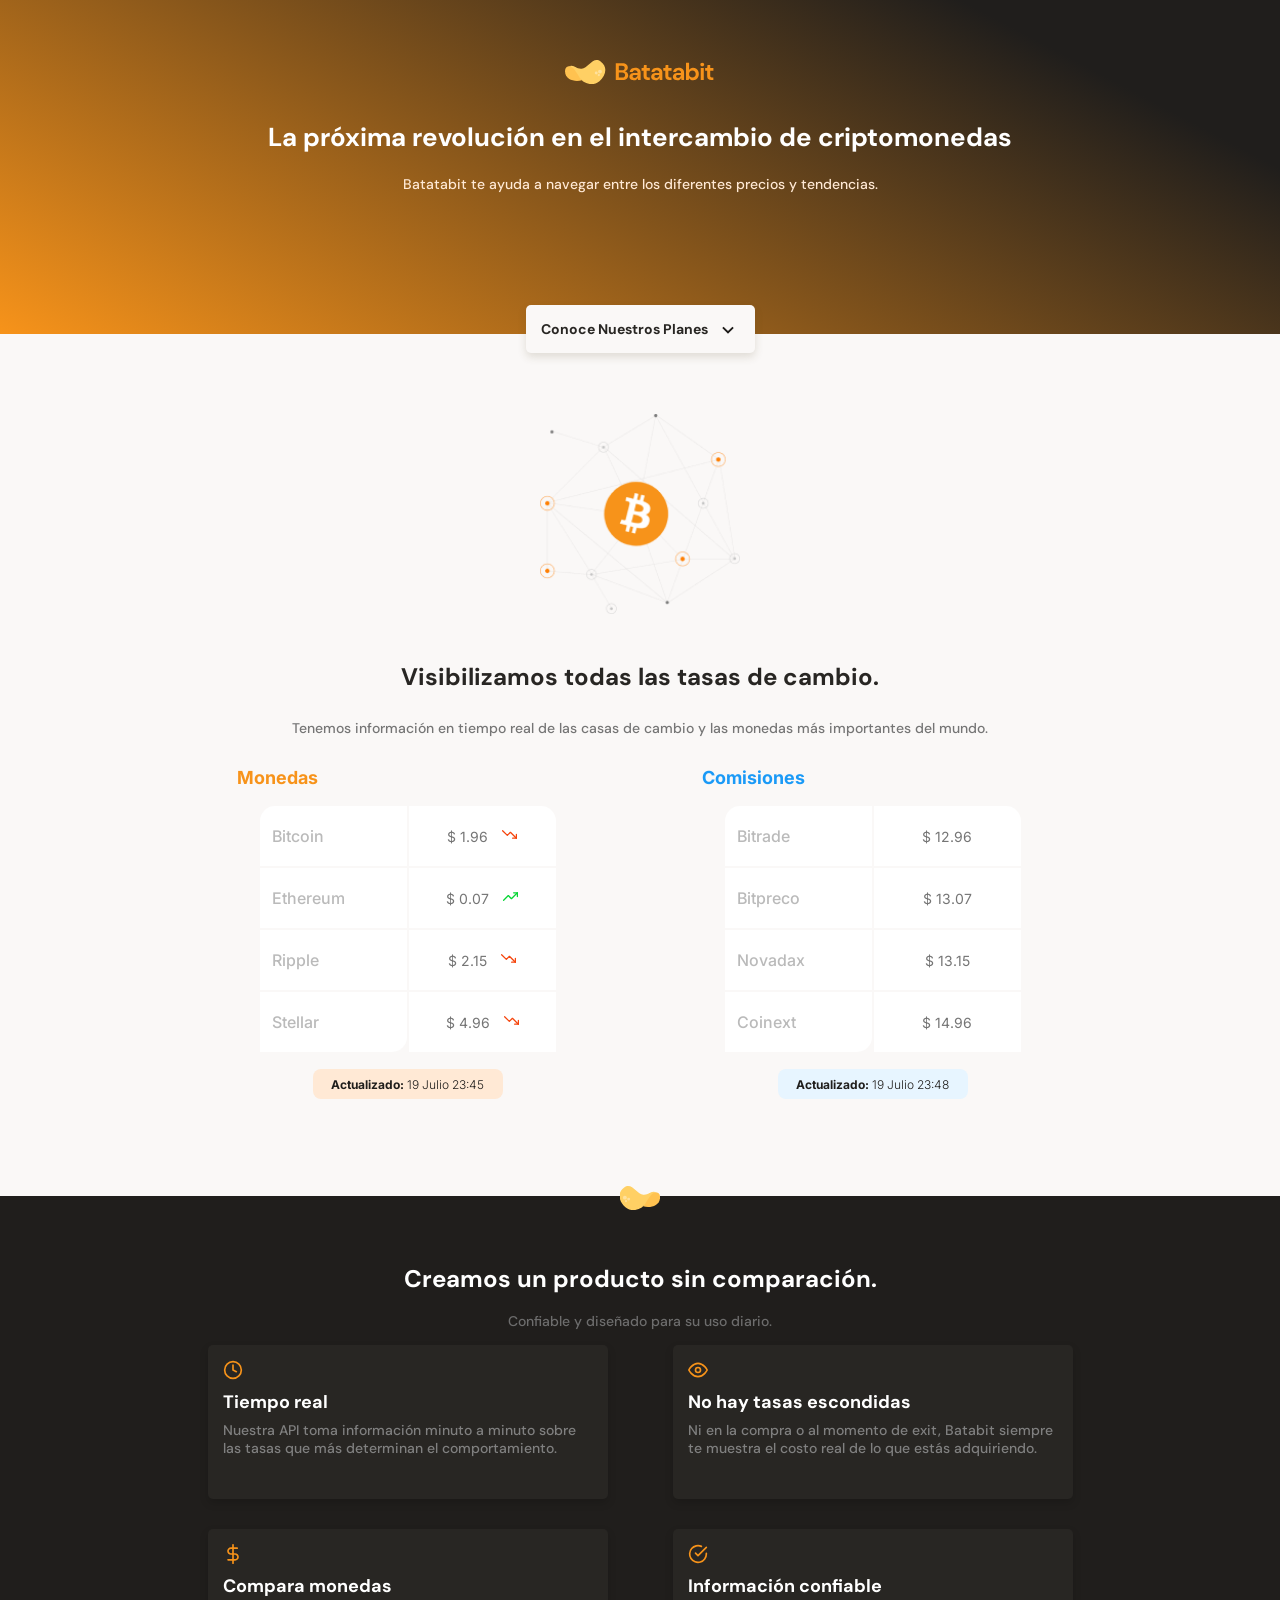
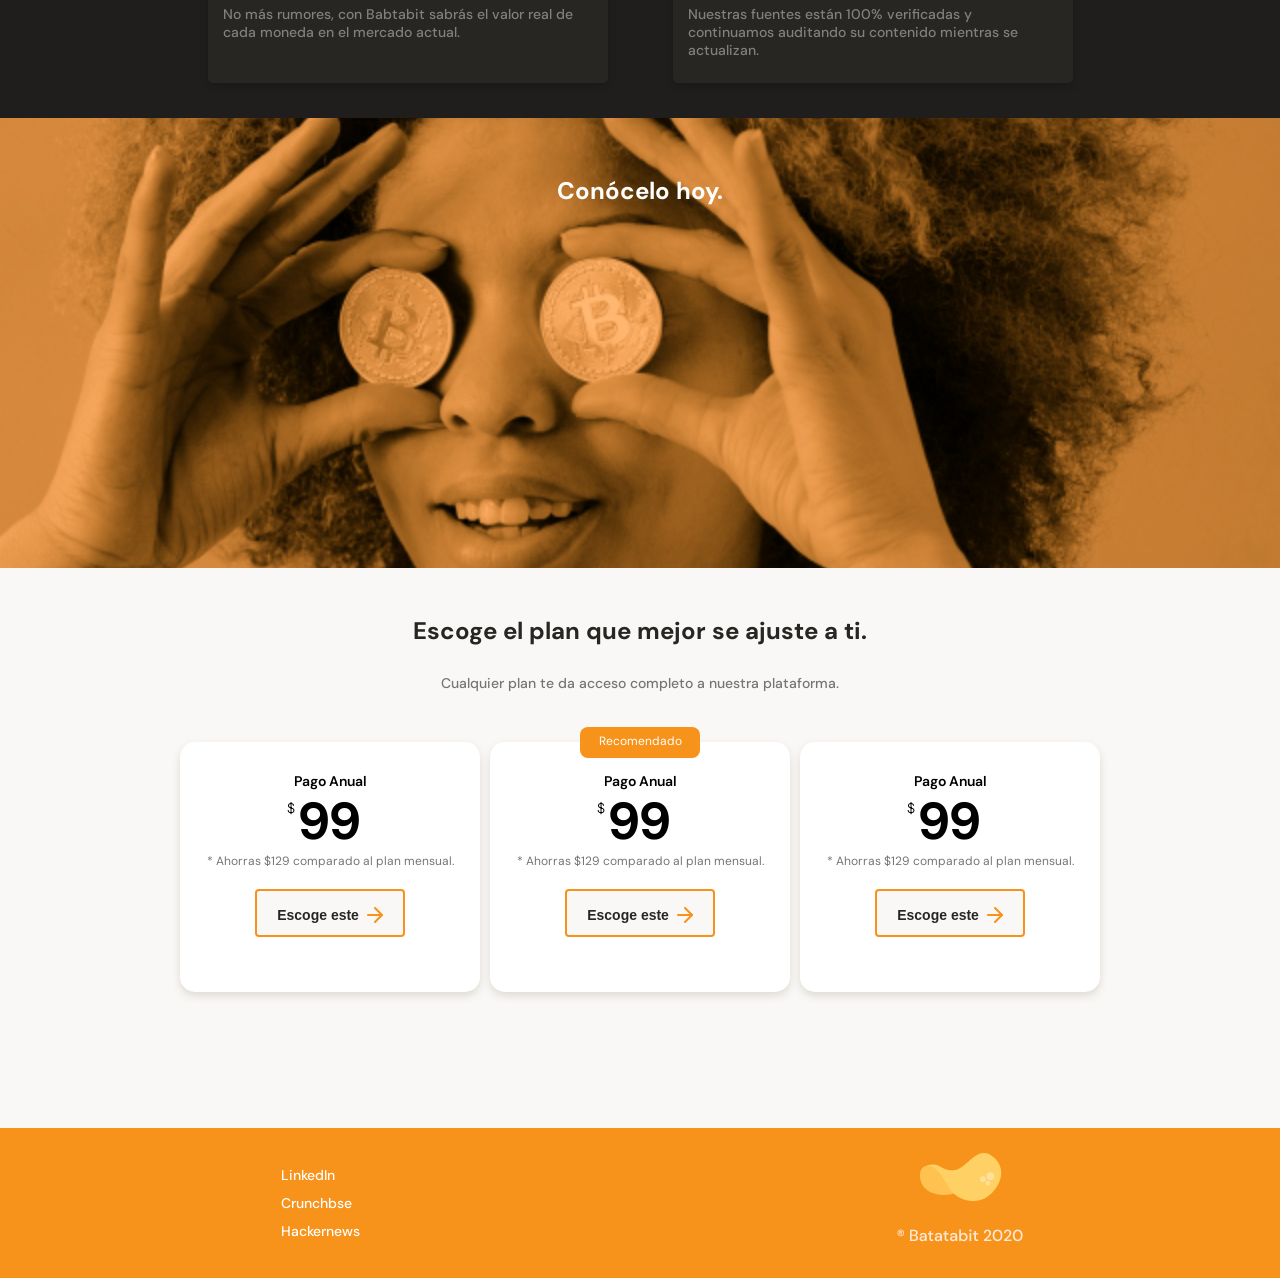
<file: index.html>
<!DOCTYPE html>
<html lang="en">
<head>
    <meta charset="UTF-8">
    <meta http-equiv="X-UA-Compatible" content="IE=edge">
    <meta name="viewport" content="width=device-width, initial-scale=1.0">
    <title>Document</title>
    <link rel="stylesheet" href="./style.css">
    <link rel="stylesheet" href="./css/tablet.css" media="(min-width:930px)">
    <link rel="preconnect" href="https://fonts.googleapis.com">
    <link rel="preconnect" href="https://fonts.gstatic.com" crossorigin>
    <link href="https://fonts.googleapis.com/css2?family=DM+Sans:ital,wght@0,500;0,700;1,400&family=Inter:wght@300;500&display=swap" rel="stylesheet">
</head>
<body>
    <header>
        <img src="./img/logo.svg" alt="">
        <div class="header--title-container">
            <h1>La próxima revolución en el intercambio de criptomonedas</h1>
            <p>Batatabit te ayuda a navegar entre los diferentes precios y tendencias.</p>
            <a class="header--button" href="#plans">Conoce Nuestros Planes<span></span></a>
        </div>
    </header>
    <main>
        <section class="main-exchange-container">
            <div class="backgroundImg"></div>
            <div class="main-exchange-container--title">
                <h2>Visibilizamos todas las tasas de cambio.</h2>
                <p>Tenemos información en tiempo real de las casas de cambio y las monedas más importantes del mundo.</p>
            </div>
            <section class="main-tables-container">
                <!-- Tabla de monedas -->
                <div class="main-currency-table">
                    <p class="currency-table--title">Monedas</p>
                    <div class="currency-table--container" >
                        <table>
                            <tr>
                                <td class="table__top-left">Bitcoin</td>
                                <td class="table__top-right table__right">$ 1.96 <span class="down"></span></td>
                            </tr>
                            <tr>
                                <td>Ethereum</td>
                                <td class="table__right">$ 0.07 <span class="up"></span></td>
                            </tr>
                            <tr>
                                <td>Ripple</td>
                                <td class="table__right">$ 2.15 <span class="down"></span></td>
                            </tr>
                            <tr>
                                <td class="table__bottom-left">Stellar</td>
                                <td class="table__bottom_right table__right">$ 4.96 <span class="down"></span></td>
                            </tr>
                        </table>
                    </div>
                    <div class="currency-table--date">
                        <p><b>Actualizado:</b> 19 Julio 23:45</p>
                    </div>
                </div>
                <!-- Tabla de comisiones -->
                <div class="main-commissions-table">
                    <p class="commission-table--title">Comisiones</p>
                    <div class="commission-table--container" >
                        <table>
                            <tr>
                                <td class="table__top-left">Bitrade</td>
                                <td class="table__top-right table__right">$ 12.96</td>
                            </tr>
                            <tr>
                                <td>Bitpreco</td>
                                <td class="table__right">$ 13.07</td>
                            </tr>
                            <tr>
                                <td>Novadax</td>
                                <td class="table__right">$ 13.15</td>
                            </tr>
                            <tr>
                                <td class="table__bottom-left">Coinext</td>
                                <td class="table__bottom_right table__right">$ 14.96</span></td>
                            </tr>
                        </table>
                    </div>
                    <div class="commission-table--date">
                        <p><b>Actualizado:</b> 19 Julio 23:48</p>
                    </div>
                </div>
            </section>
        </section>
        <section class="main-product-detail">
            <span class="product-detail--batata-logo"></span>
            <div class="product-detail--title">
                <h2>Creamos un producto sin comparación.</h2>
                <p>Confiable y diseñado para su uso diario.</p>
            </div>
            <section class="product-cards--container">
                <article class="product-detail--card">
                    <span class="clock"></span>
                    <p class="product--card-title">Tiempo real</p>
                    <p class="product--card-body">Nuestra API toma información minuto a minuto sobre las tasas que más determinan el comportamiento.</p>
                </article>
                <article class="product-detail--card">
                    <span class="eye"></span>
                    <p class="product--card-title">No hay tasas escondidas</p>
                    <p class="product--card-body">Ni en la compra o al momento de exit, Batabit siempre te muestra el costo real de lo que estás adquiriendo.</p>
                </article>
                <article class="product-detail--card">
                    <span class="money"></span>
                    <p class="product--card-title">Compara monedas</p>
                    <p class="product--card-body">No más rumores, con Babtabit sabrás el valor real de cada moneda en el mercado actual.</p>
                </article>
                <article class="product-detail--card">
                    <span class="check"></span>
                    <p class="product--card-title">Información confiable</p>
                    <p class="product--card-body">Nuestras fuentes están 100% verificadas y continuamos auditando su contenido mientras se actualizan.</p>
                </article>
            </section>
        </section>
        <section class="bitcoin-img-container">
            <h2>Conócelo hoy.</h2>
        </section>
        <section id="plans" class="main-plans-container"> 
            <div class="plans--title">
                <h2>Escoge el plan que mejor se ajuste a ti.</h2>
                <p class="plans--bottom">Cualquier plan te da acceso completo a nuestra plataforma.</p>
                <section class="plans-container--slider">
                    <article class="plans-container--card">
                        <div class="plan-info-container">
                            <h3 class="plan-card--title">Pago Anual</h3>
                            <p class="plan-card--price"><span>$</span>99</p>
                            <p class="plan-card--saving">* Ahorras $129 comparado al plan mensual.</p>
                            <button class="plan-card--ca">Escoge este <span></span></button>
                        </div>
                    </article>
                    <article class="plans-container--card">
                        <p class="recommended">Recomendado</p>
                        <div class="plan-info-container">
                            <h3 class="plan-card--title">Pago Anual</h3>
                            <p class="plan-card--price"><span>$</span>99</p>
                            <p class="plan-card--saving">* Ahorras $129 comparado al plan mensual.</p>
                            <button class="plan-card--ca">Escoge este <span></span></button>
                        </div>
                    </article>
                    <article class="plans-container--card">
                        <div class="plan-info-container">
                            <h3 class="plan-card--title">Pago Anual</h3>
                            <p class="plan-card--price"><span>$</span>99</p>
                            <p class="plan-card--saving">* Ahorras $129 comparado al plan mensual.</p>
                            <button class="plan-card--ca">Escoge este <span></span></button>
                        </div>
                    </article>
                </section>
            </div>
        </section>
    </main>
    <footer>
        <section class="left">
            <ul>
                <li><a href="#">LinkedIn</a></li>
                <li><a href="#">Crunchbse</a></li>
                <li><a href="#">Hackernews</a></li>
            </ul>
        </section>
        <section class="right">
            <img src="./img/logo-footer.png" alt="Logo de Batatabit 2021">
        </section>
    </footer>
</body>
</html>
</file>
<file: style.css>
/*
1. Posicionamiento
2. Modelo de caja (Box model)
3. Tipografía
4. Visuales
5. Otros
*/
:root{
    /* Colores*/
    --bitcoin-orange:#f7931A;
    --soft-orange:#FFE9d5;
    --secondary-blue:#1A9Af7;
    --soft-blue:#e7f5ff;
    --warm-black:#201E1C;
    --black:#282623;
    --gray:#bababa;
    --off-white:#faf8f7;
    --just-white:#fff;
}
*{
    padding: 0;
    margin: 0;
    box-sizing: border-box;
}
html{
    font-size: 62.5%;
    font-family: "DM Sans", sans-serif;
}
header{
    position: relative;
    display: flex;
    flex-direction: column;
    justify-content: center;
    width: 100%;
    min-width: 320px;
    height: 334px;
    text-align: center;
    background: linear-gradient(207.8deg, #201E1C 16.69%, #F7931A 100%);
}
header img{
    width: 150px;
    height: 24px;
    margin-top: 60px;
    align-self: center;
}
.header--title-container{
    width: 90%;
    min-width: 288px;
    max-width: 900px;
    height: 218px;
    margin-top: 40px;
    align-self: center;
    text-align: center;
}
.header--title-container h1{
    font-size: 2.6rem;
    font-weight: bold;
    line-height: 2.6rem;
    color: var(--just-white);
}
.header--title-container p{
    margin-top: 25px;
    font-size: 1.4rem;
    font-weight: 500;
    line-height: 1.8rem;
    color: var(--soft-orange);
}
.header--title-container .header--button{
    position: absolute;
    left: 0;
    right: 0;
    margin-left: auto;
    margin-right: auto;
    top: 270px;
    display: block;
    margin-top: 35px;
    padding: 15px;
    width: 229px;
    height: 48px;
    background-color: var(--off-white);
    /*Sombra */
    box-shadow: 0px 4px 8px rgba(89, 73, 39, 0.16);
    border: none;
    border-radius: 5px;
    font-size: 1.4rem;
    font-weight: bold;
    text-decoration: none;
    color: var(--black);
}
.header--button span{
    display: inline-block;
    width: 24px;
    height: 8px;
    margin-left: 8px;
    background-image: url("./assets/mdi_keyboard_arrow_down.svg");
    background-size: cover;
    background-position:center;
    background-repeat: no-repeat;
}
main{
    width: 100%;
    height: auto;
    background-color: var(--off-white);
}
.main-exchange-container{
    width: 100%;
    height: auto;
    padding-top: 80px;
    padding-bottom: 30px;
    text-align: center;
}
.main-exchange-container--title{
    width: 90%;
    min-width: 288px;
    max-width: 900px;
    margin: 0 auto;
}
.main-exchange-container .backgroundImg{
    width: 200px;
    height: 200px;
    margin: 0 auto;
    margin-bottom: 50px;
    background: url('./img/Bitcoin.png') center/cover no-repeat;
}
.main-exchange-container h2{
    margin-bottom: 30px;
    font-size: 2.4rem;
    font-weight: bold;
    line-height: 2.6rem;
    color: var(--black);
}
.main-exchange-container p{
    margin-bottom: 30px;
    font-size: 1.4rem;
    font-weight: 500;
    line-height: 1.6rem;
    color: #757575;
}
.main-tables-container{
    display: flex;
    overflow-x: scroll;
    height: 400px;
    overscroll-behavior-x: contain;
    scroll-snap-type: x proximity;
}
.main-currency-table, 
.main-commissions-table{
    width: 70%;
    min-width: 235px;
    max-width: 500px;
    height: 360px;
    margin: 0 50px;
    font-family: "Inter", sans-serif;
    scroll-snap-align: center;
}
.main-currency-table .currency-table--title, 
.main-commissions-table .commission-table--title{
    margin-bottom: 15px;
    font-size: 1.8rem;
    font-weight: bold;
    line-height: 2.3rem;
    color: var(--bitcoin-orange);
    text-align: left;
    margin-left: 12px;
}
.main-commissions-table .commission-table--title{
    color: var(--secondary-blue);
}
.currency-table--container, 
.commission-table--container{
    width: 90%;
    min-width: 230px;
    max-width: 300px;
    height: 250px;
    margin: 0 auto;
}
.currency-table--container table,
.commission-table--container table{
    width: 100%;
    height: 100%;
}
.currency-table--container td, 
.commission-table--container td{
    width: 50%;
    font-size: 1.6rem;
    font-weight: 500;
    line-height: 1.9rem;
    color: var(--gray);
    background-color: var(--just-white);
}
.currency-table--container .table__top-left, 
.commission-table--container .table__top-left{
    border-radius: 15px 0 0 0;
}
.currency-table--container .table__top-right,
.commission-table--container .table__top-right{
    border-radius: 0 15px 0 0;
}
.currency-table--container .table__bottom-left,
.commission-table--container .table__bottom-left{
    border-radius: 0 0 15px 0;
}
.currency-table--container .table__bottom-right,
.commission-table--container .table__bottom-right{
    border-radius: 0 0 0 15px;
}
.currency-table--container .table__right,
.commission-table--container .table__right{
    font-size: 1.4rem;
    font-weight: normal;
    line-height: 1.7rem;
    color: #757575;
}
.currency-table--container td:nth-child(1),
.commission-table--container td:nth-child(1){
    text-align: left;
    padding-left: 12px;
}
.currency-table--container .down{
    display: inline-block;
    width: 15px;
    height: 15px;
    margin-left: 10px;
    background: url('./assets/trending-down1.svg') center/cover no-repeat;
}
.currency-table--container .up{
    display: inline-block;
    width: 15px;
    height: 15px;
    margin-left: 10px;
    background: url('./assets/trending-up1.svg') center/cover no-repeat;
}
.currency-table--date, .commission-table--date{
    margin: 0 auto;
    width: 190px;
    height: 30px;
    margin-top: 15px;
    padding: 8px;
    background-color: var(--soft-orange);
    border-radius: 8px;
    
}
.commission-table--date{
    background-color: var(--soft-blue);
}
.currency-table--date p, .commission-table--date p{
    font-size: 1.2rem;
    color: var(--warm-black);
    line-height: 1.5rem;;
    font-weight: 300;
}
.main-product-detail{
    position: relative;
    width: 100%;
    min-width: 320px;
    height: auto;
    padding: 20px 10px;
    background-color: var(--warm-black);
}
.product-detail--batata-logo{
    position: absolute;
    width: 40px;
    height: 25px;
    top: -10px;
    left: calc(50% - 20px);
    background-image: url("./img/logo-solo.svg");
    background-position: center;
    background-repeat: no-repeat;
    background-size: cover;
}
.product-detail--title{
    width: 90%;
    min-width: 288px;
    height: auto;
    margin: 0 auto;
    margin-top: 50px;
    text-align: center;
}
.product-detail--title h2{
    font-size: 2.4rem;
    margin-bottom: 20px;
    font-weight: bold;
    line-height: 2.6rem;
    color: var(--just-white);
}
.product-detail--title p{
    margin-top: 20px;
    font-size: 1.4rem;
    font-weight: 500;
    line-height: 1.8rem;
    color: #6d6d6d;
}
.product-detail--card{
    width: 90%;
    min-width: 288px;
    max-width: 400px;
    min-height: 154px;
    margin: 15px auto;
    padding: 15px;
    background-color: var(--black);
    border-radius: 5px;
    box-shadow: 0 4px 8px rgba(0, 0, 0, 0.16);
}
.product-detail--card .clock{
    display: inline-block;
    width: 20px;
    height: 20px;
    margin-bottom: 10px;
    background: url("./assets/clock.svg") center/cover no-repeat;
}

.product-detail--card .eye{
    display: inline-block;
    width: 20px;
    height: 20px;
    margin-bottom: 10px;
    background: url("./assets/eye.svg") center/cover no-repeat;
}
.product-detail--card .money{
    display: inline-block;
    width: 20px;
    height: 20px;
    margin-bottom: 10px;
    background: url("./assets/dollar-sign.svg") center/cover no-repeat;
}
.product-detail--card .check{
    display: inline-block;
    width: 20px;
    height: 20px;
    margin-bottom: 10px;
    background: url("./assets/check-circle.svg") center/cover no-repeat;
}
.product--card-title{
    margin-bottom: 10px;
    font-size: 1.8rem;
    font-weight: bold;
    line-height: 1.8rem;
    color: var(--just-white);
}
.product--card-body{
    font-size: 1.4rem;
    font-weight: 500;
    line-height: 1.8rem;
    color: #808080;
}
.bitcoin-img-container{
    width: 100%;
    min-width: 320px;
    height: 50vh;
    background: url("./img/bitcoinbaby2x.jpg") center/cover no-repeat;
}
.bitcoin-img-container h2{
    padding-top: 60px;
    font-size: 2.4rem;
    font-weight: bold;
    line-height: 2.6rem;
    color: var(--just-white);
    text-align: center;
}
.main-plans-container{
    width: 100%;
    min-width: 320px;
    padding-bottom: 70px;
    text-align: center;
}
.plans--title{
    width: 90%;
    min-width: 288px;
    height: auto;
    margin: 0 auto;
    margin-bottom: 50px;
}
.plans--title > h2{
    padding-top: 50px;
    font-size: 2.4rem;
    line-height: 2.6rem;
    color: var(--black);
}
.plans--title > p{
    padding-top: 30px;
    font-size: 1.4rem;
    font-weight: 500;
    line-height: 1.8rem;
    color: #757575;
}
.plans-container--slider{
    display: flex;
    height: 316px;
    overflow-x: scroll;
    overscroll-behavior-x: contain;
    scroll-snap-type: x proximity;
}
.plans-container--card{
    position: relative;
    scroll-snap-align: center;
    width: 60%;
    min-width: 190px;
    max-width: 300px;
    height: 250px;
    margin: 50px 5px 0;
    padding: 0 15px;
    background-color: var(--just-white);
    border-radius: 15px;
    box-shadow: 0 4px 8px rgba(89, 73, 30, 0.16);
}
.plans-container--card .recommended{
    position: absolute;
    width: 120px;
    height: 31px;
    padding: 6px;
    left: calc(50% - 60px);
    top: -15px;
    background-color: var(--bitcoin-orange);
    border-radius: 8px;
    color: var(--just-white);
    font-size: 1.2rem;
}
.plan-info-container .plan-card--title{
    padding-top: 30px;
    font-size: 1.4rem;
    font-weight: 600;
    line-height: 1.8rem;
    color: black;
}
.plan-info-container .plan-card--price{
    padding: 5px 0;
    font-size: 5.2rem;
    font-weight: bold;
    line-height: 5.3rem;
    color: black;
}
.plan-info-container .plan-card--price span{
    font-size: 1.4rem;
    font-weight: 300;
    position: absolute;
    left: calc(50% - 43px);
    top: 40px;
}
.plan-info-container .plan-card--saving{
    color: #757575;
    font-size: 1.2rem;
}
.plan-info-container .plan-card--ca{
    width: 150px;
    height: 48px;
    margin-top: 20px;
    background-color: #faf8f7;
    border: 2px solid var(--bitcoin-orange);
    border-radius: 4px;
    font-size: 1.4rem;
    font-weight: bold;
    line-height: 1.8rem;
    color: var(--black);
}
.plan-info-container .plan-card--ca span{
    display: inline-block;
    width: 20px;
    height: 20px;
    background-image: url("./assets/arrow-right.svg");
    vertical-align: text-bottom;
}
footer{
    display: flex;
    width: 100%;
    height: 150px;
    background-color: var(--bitcoin-orange);
}
footer section{
    display: flex;
    justify-content: center;
    align-items: center;
    width: 50%;
}
footer .left ul{
    font-size: 1.4rem;
    font-weight: 500;
    line-height: 1.8rem;
    list-style: none;
}
.left li{
    margin: 10px 0;
}
.left a{
    text-decoration: none;
    color: var(--just-white);
}
footer .right img{
    width: 95px;
}
</file>
<file: css/tablet.css>
.main-tables-container{
    display: flex;
    margin: 0 auto;
    width: 930px;
}
.product-cards--container{
    display: flex;
    flex-wrap: wrap;
    width: 930px;
    margin: 0 auto;
}
.plans-container--slider{
    justify-content: center;
}
footer .right img{
    width: 20% !important;
}
</file>
